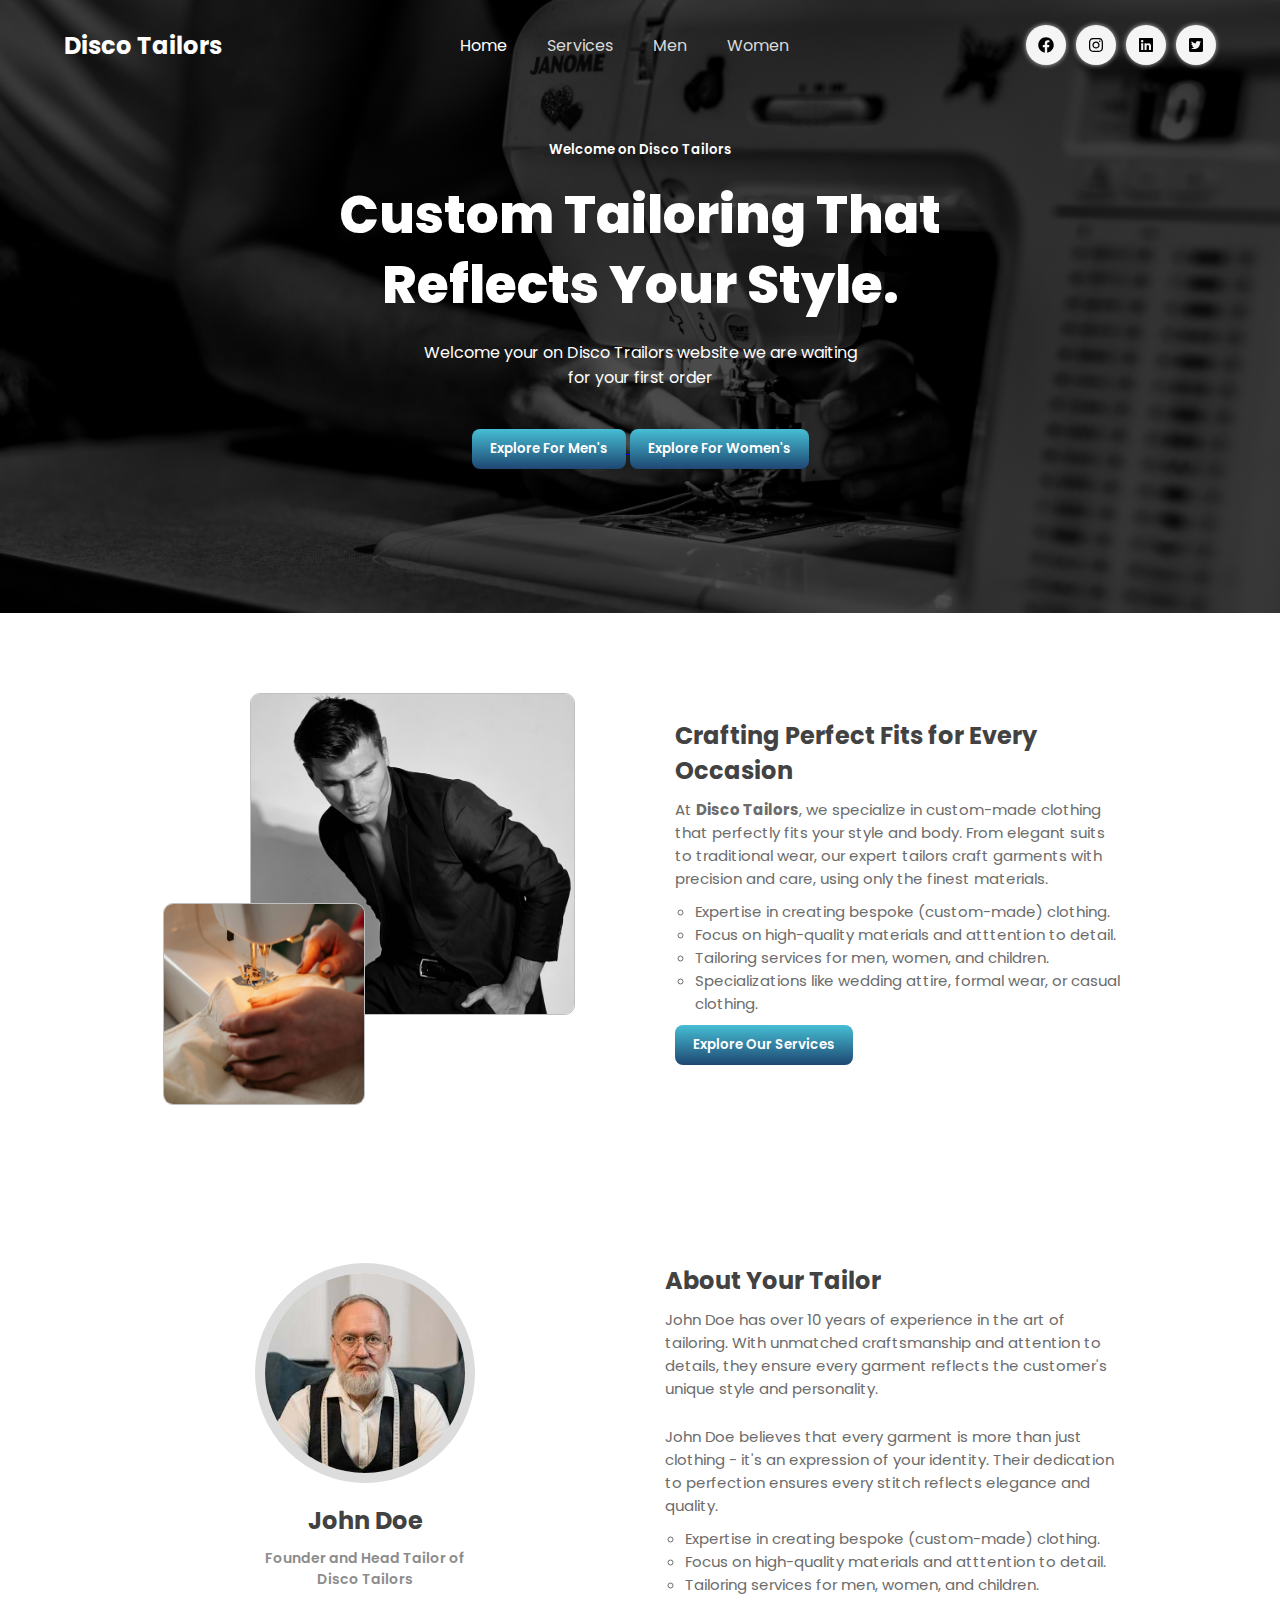
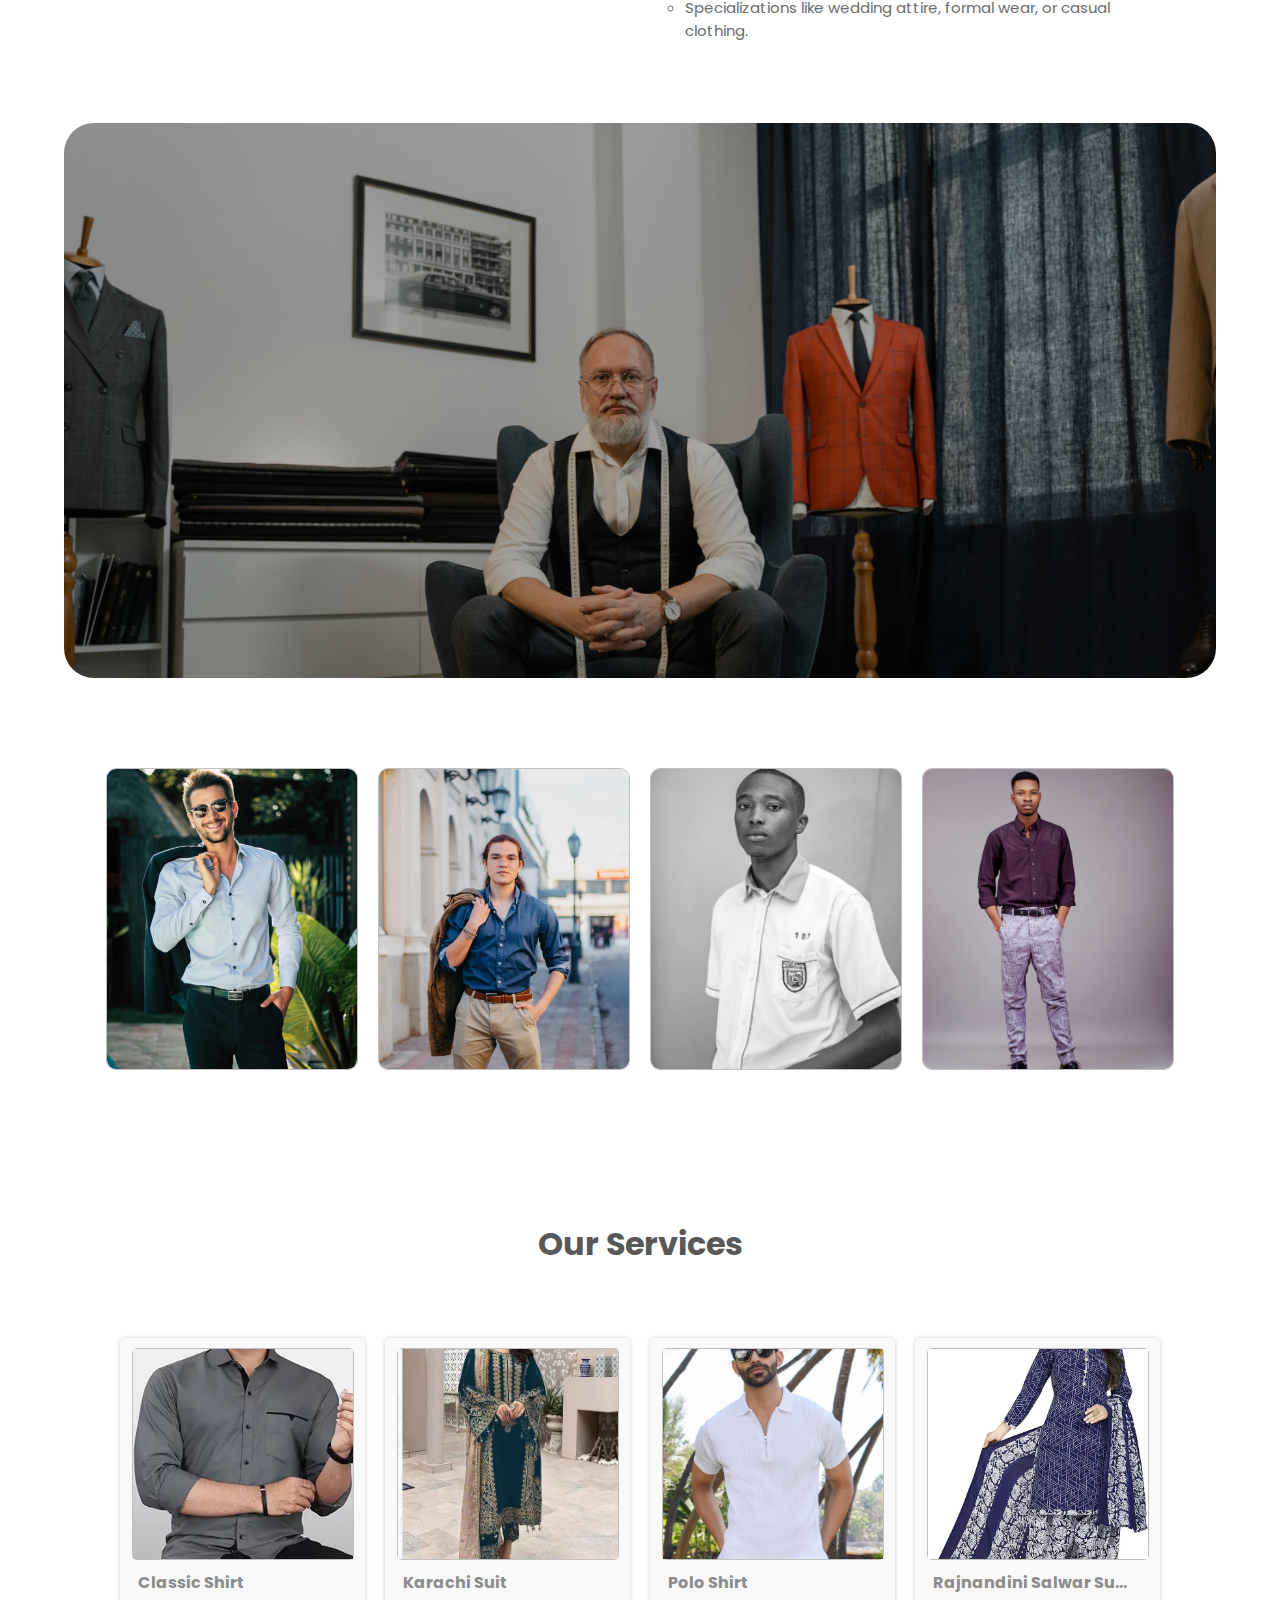
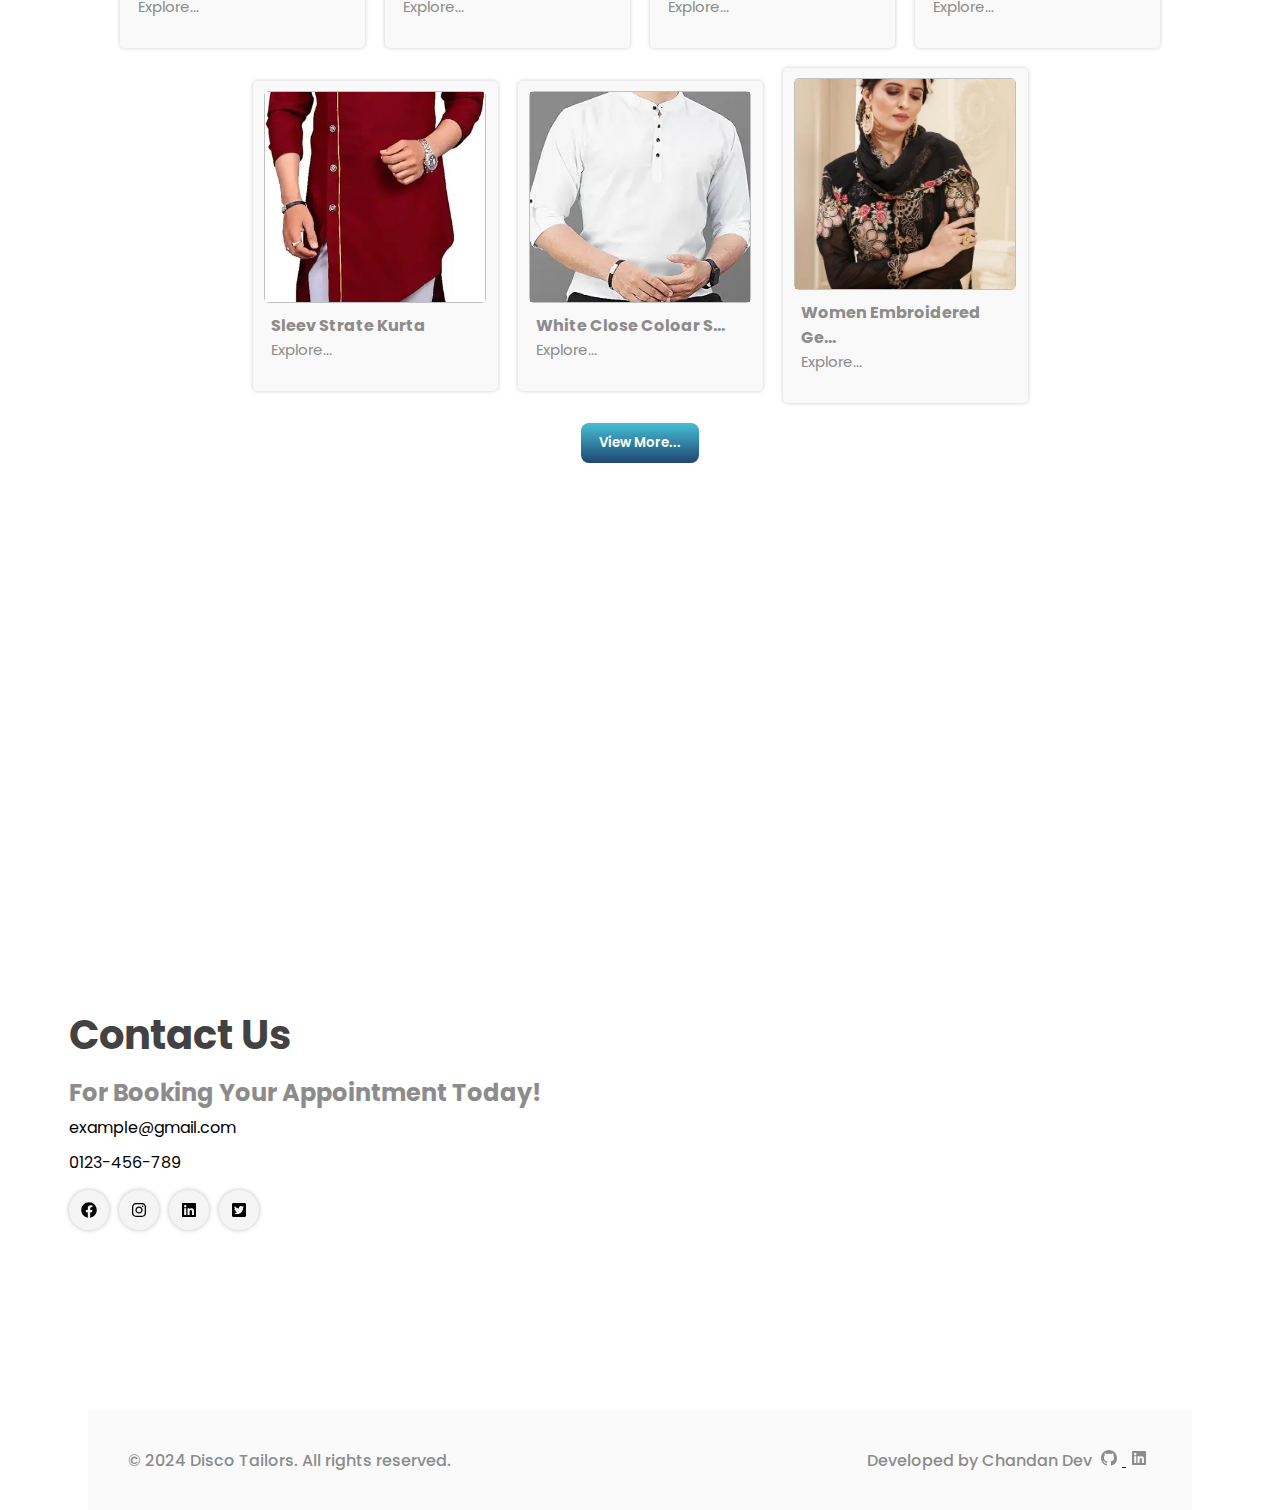
<file: index.html>
<!DOCTYPE html>
<html lang="en">

<head>
    <meta charset="UTF-8" />
    <meta name="viewport" content="width=device-width, initial-scale=1.0" />
    <title>Welcome to Disco Tailors - Custom Tailoring for Men and Women</title>
    <meta name="google-site-verification" content="MgtrdzS7FcVSLrC7cqOkoq_G-4zBT7hqQiyUymXqsaA" />
    <meta name="description"
        content="Discover premium custom tailoring services at Disco Tailors, Perfect fits, unique designs, and quality craftsmanship for men and women, Visit us today!">
    <link rel="stylesheet" href="style.css">
    <link rel="stylesheet" href="media.css">
    <link rel="stylesheet" href="utility.css">
</head>

<body>
    <section class="hero_section">
        <header class="flex-between">
            <h2>
                <a href="#">
                    Disco Tailors
                </a>
            </h2>
            <nav class="nav1">
                <ul class="flex-between">
                    <li><a class="active-nav" href="#">Home</a></li>
                    <li><a href="./pages/services.html">Services</a></li>
                    <li><a href="./pages/mens.html">Men</a></li>
                    <li><a href="./pages/womens.html">Women</a></li>
                </ul>
            </nav>
            <div class="hamburger">
                <svg xmlns="http://www.w3.org/2000/svg" width="25" height="25" fill="currentColor" class="bi bi-list"
                    viewBox="0 0 16 16">
                    <path fill-rule="evenodd"
                        d="M2.5 12a.5.5 0 0 1 .5-.5h10a.5.5 0 0 1 0 1H3a.5.5 0 0 1-.5-.5zm0-4a.5.5 0 0 1 .5-.5h10a.5.5 0 0 1 0 1H3a.5.5 0 0 1-.5-.5zm0-4a.5.5 0 0 1 .5-.5h10a.5.5 0 0 1 0 1H3a.5.5 0 0 1-.5-.5z" />
                </svg>
            </div>
            <nav class="navbar">
                <div class="close-button flex-center">
                    <svg xmlns="http://www.w3.org/2000/svg" width="16" height="16" viewBox="0 0 384 512">
                        <path
                            d="M342.6 150.6c12.5-12.5 12.5-32.8 0-45.3s-32.8-12.5-45.3 0L192 210.7 86.6 105.4c-12.5-12.5-32.8-12.5-45.3 0s-12.5 32.8 0 45.3L146.7 256 41.4 361.4c-12.5 12.5-12.5 32.8 0 45.3s32.8 12.5 45.3 0L192 301.3 297.4 406.6c12.5 12.5 32.8 12.5 45.3 0s12.5-32.8 0-45.3L237.3 256 342.6 150.6z" />
                    </svg>
                </div>
                <ul class="flex-center">
                    <a class="active-nav" href="#">
                        <li>Home</li>
                    </a>
                    <a href="./pages/services.html">
                        <li>Services</li>
                    </a>
                    <a href="./pages/mens.html">
                        <li>Men</li>
                    </a>
                    <a href="./pages/womens.html">
                        <li>Women</li>
                    </a>
                </ul>

                <div class="flex items-center social-icon-container">
                    <div class="social-iconBox flex-center">
                        <svg xmlns="http://www.w3.org/2000/svg" viewBox="0 0 512 512" width="16" height="16">
                            <path
                                d="M504 256C504 119 393 8 256 8S8 119 8 256c0 123.78 90.69 226.38 209.25 245V327.69h-63V256h63v-54.64c0-62.15 37-96.48 93.67-96.48 27.14 0 55.52 4.84 55.52 4.84v61h-31.28c-30.8 0-40.41 19.12-40.41 38.73V256h68.78l-11 71.69h-57.78V501C413.31 482.38 504 379.78 504 256z" />
                        </svg>
                    </div>
                    <div class="social-iconBox flex-center">
                        <svg xmlns="http://www.w3.org/2000/svg" viewBox="0 0 448 512" width="16" height="16">
                            <path
                                d="M224.1 141c-63.6 0-114.9 51.3-114.9 114.9s51.3 114.9 114.9 114.9S339 319.5 339 255.9 287.7 141 224.1 141zm0 189.6c-41.1 0-74.7-33.5-74.7-74.7s33.5-74.7 74.7-74.7 74.7 33.5 74.7 74.7-33.6 74.7-74.7 74.7zm146.4-194.3c0 14.9-12 26.8-26.8 26.8-14.9 0-26.8-12-26.8-26.8s12-26.8 26.8-26.8 26.8 12 26.8 26.8zm76.1 27.2c-1.7-35.9-9.9-67.7-36.2-93.9-26.2-26.2-58-34.4-93.9-36.2-37-2.1-147.9-2.1-184.9 0-35.8 1.7-67.6 9.9-93.9 36.1s-34.4 58-36.2 93.9c-2.1 37-2.1 147.9 0 184.9 1.7 35.9 9.9 67.7 36.2 93.9s58 34.4 93.9 36.2c37 2.1 147.9 2.1 184.9 0 35.9-1.7 67.7-9.9 93.9-36.2 26.2-26.2 34.4-58 36.2-93.9 2.1-37 2.1-147.8 0-184.8zM398.8 388c-7.8 19.6-22.9 34.7-42.6 42.6-29.5 11.7-99.5 9-132.1 9s-102.7 2.6-132.1-9c-19.6-7.8-34.7-22.9-42.6-42.6-11.7-29.5-9-99.5-9-132.1s-2.6-102.7 9-132.1c7.8-19.6 22.9-34.7 42.6-42.6 29.5-11.7 99.5-9 132.1-9s102.7-2.6 132.1 9c19.6 7.8 34.7 22.9 42.6 42.6 11.7 29.5 9 99.5 9 132.1s2.7 102.7-9 132.1z" />
                        </svg>
                    </div>
                    <div class="social-iconBox flex-center">
                        <svg xmlns="http://www.w3.org/2000/svg" viewBox="0 0 448 512" width="16" height="16">
                            <path
                                d="M416 32H31.9C14.3 32 0 46.5 0 64.3v383.4C0 465.5 14.3 480 31.9 480H416c17.6 0 32-14.5 32-32.3V64.3c0-17.8-14.4-32.3-32-32.3zM135.4 416H69V202.2h66.5V416zm-33.2-243c-21.3 0-38.5-17.3-38.5-38.5S80.9 96 102.2 96c21.2 0 38.5 17.3 38.5 38.5 0 21.3-17.2 38.5-38.5 38.5zm282.1 243h-66.4V312c0-24.8-.5-56.7-34.5-56.7-34.6 0-39.9 27-39.9 54.9V416h-66.4V202.2h63.7v29.2h.9c8.9-16.8 30.6-34.5 62.9-34.5 67.2 0 79.7 44.3 79.7 101.9V416z" />
                        </svg>
                    </div>
                    <div class="social-iconBox flex-center">
                        <svg xmlns="http://www.w3.org/2000/svg" viewBox="0 0 448 512" width="16" height="16">
                            <path
                                d="M400 32H48C21.5 32 0 53.5 0 80v352c0 26.5 21.5 48 48 48h352c26.5 0 48-21.5 48-48V80c0-26.5-21.5-48-48-48zm-48.9 158.8c.2 2.8.2 5.7.2 8.5 0 86.7-66 186.6-186.6 186.6-37.2 0-71.7-10.8-100.7-29.4 5.3.6 10.4.8 15.8.8 30.7 0 58.9-10.4 81.4-28-28.8-.6-53-19.5-61.3-45.5 10.1 1.5 19.2 1.5 29.6-1.2-30-6.1-52.5-32.5-52.5-64.4v-.8c8.7 4.9 18.9 7.9 29.6 8.3a65.447 65.447 0 0 1-29.2-54.6c0-12.2 3.2-23.4 8.9-33.1 32.3 39.8 80.8 65.8 135.2 68.6-9.3-44.5 24-80.6 64-80.6 18.9 0 35.9 7.9 47.9 20.7 14.8-2.8 29-8.3 41.6-15.8-4.9 15.2-15.2 28-28.8 36.1 13.2-1.4 26-5.1 37.8-10.2-8.9 13.1-20.1 24.7-32.9 34z" />
                        </svg>
                    </div>
                </div>
            </nav>


            <div class="flex items-center social-icon-container">
                <div class="social-iconBox flex-center">
                    <svg xmlns="http://www.w3.org/2000/svg" viewBox="0 0 512 512" width="16" height="16">
                        <path
                            d="M504 256C504 119 393 8 256 8S8 119 8 256c0 123.78 90.69 226.38 209.25 245V327.69h-63V256h63v-54.64c0-62.15 37-96.48 93.67-96.48 27.14 0 55.52 4.84 55.52 4.84v61h-31.28c-30.8 0-40.41 19.12-40.41 38.73V256h68.78l-11 71.69h-57.78V501C413.31 482.38 504 379.78 504 256z" />
                    </svg>
                </div>
                <div class="social-iconBox flex-center">
                    <svg xmlns="http://www.w3.org/2000/svg" viewBox="0 0 448 512" width="16" height="16">
                        <path
                            d="M224.1 141c-63.6 0-114.9 51.3-114.9 114.9s51.3 114.9 114.9 114.9S339 319.5 339 255.9 287.7 141 224.1 141zm0 189.6c-41.1 0-74.7-33.5-74.7-74.7s33.5-74.7 74.7-74.7 74.7 33.5 74.7 74.7-33.6 74.7-74.7 74.7zm146.4-194.3c0 14.9-12 26.8-26.8 26.8-14.9 0-26.8-12-26.8-26.8s12-26.8 26.8-26.8 26.8 12 26.8 26.8zm76.1 27.2c-1.7-35.9-9.9-67.7-36.2-93.9-26.2-26.2-58-34.4-93.9-36.2-37-2.1-147.9-2.1-184.9 0-35.8 1.7-67.6 9.9-93.9 36.1s-34.4 58-36.2 93.9c-2.1 37-2.1 147.9 0 184.9 1.7 35.9 9.9 67.7 36.2 93.9s58 34.4 93.9 36.2c37 2.1 147.9 2.1 184.9 0 35.9-1.7 67.7-9.9 93.9-36.2 26.2-26.2 34.4-58 36.2-93.9 2.1-37 2.1-147.8 0-184.8zM398.8 388c-7.8 19.6-22.9 34.7-42.6 42.6-29.5 11.7-99.5 9-132.1 9s-102.7 2.6-132.1-9c-19.6-7.8-34.7-22.9-42.6-42.6-11.7-29.5-9-99.5-9-132.1s-2.6-102.7 9-132.1c7.8-19.6 22.9-34.7 42.6-42.6 29.5-11.7 99.5-9 132.1-9s102.7-2.6 132.1 9c19.6 7.8 34.7 22.9 42.6 42.6 11.7 29.5 9 99.5 9 132.1s2.7 102.7-9 132.1z" />
                    </svg>
                </div>
                <div class="social-iconBox flex-center">
                    <svg xmlns="http://www.w3.org/2000/svg" viewBox="0 0 448 512" width="16" height="16">
                        <path
                            d="M416 32H31.9C14.3 32 0 46.5 0 64.3v383.4C0 465.5 14.3 480 31.9 480H416c17.6 0 32-14.5 32-32.3V64.3c0-17.8-14.4-32.3-32-32.3zM135.4 416H69V202.2h66.5V416zm-33.2-243c-21.3 0-38.5-17.3-38.5-38.5S80.9 96 102.2 96c21.2 0 38.5 17.3 38.5 38.5 0 21.3-17.2 38.5-38.5 38.5zm282.1 243h-66.4V312c0-24.8-.5-56.7-34.5-56.7-34.6 0-39.9 27-39.9 54.9V416h-66.4V202.2h63.7v29.2h.9c8.9-16.8 30.6-34.5 62.9-34.5 67.2 0 79.7 44.3 79.7 101.9V416z" />
                    </svg>
                </div>
                <div class="social-iconBox flex-center">
                    <svg xmlns="http://www.w3.org/2000/svg" viewBox="0 0 448 512" width="16" height="16">
                        <path
                            d="M400 32H48C21.5 32 0 53.5 0 80v352c0 26.5 21.5 48 48 48h352c26.5 0 48-21.5 48-48V80c0-26.5-21.5-48-48-48zm-48.9 158.8c.2 2.8.2 5.7.2 8.5 0 86.7-66 186.6-186.6 186.6-37.2 0-71.7-10.8-100.7-29.4 5.3.6 10.4.8 15.8.8 30.7 0 58.9-10.4 81.4-28-28.8-.6-53-19.5-61.3-45.5 10.1 1.5 19.2 1.5 29.6-1.2-30-6.1-52.5-32.5-52.5-64.4v-.8c8.7 4.9 18.9 7.9 29.6 8.3a65.447 65.447 0 0 1-29.2-54.6c0-12.2 3.2-23.4 8.9-33.1 32.3 39.8 80.8 65.8 135.2 68.6-9.3-44.5 24-80.6 64-80.6 18.9 0 35.9 7.9 47.9 20.7 14.8-2.8 29-8.3 41.6-15.8-4.9 15.2-15.2 28-28.8 36.1 13.2-1.4 26-5.1 37.8-10.2-8.9 13.1-20.1 24.7-32.9 34z" />
                    </svg>
                </div>
            </div>
        </header>
        <div class="hero_section_area text-center">
            <h5>Welcome on Disco Tailors</h5>
            <h1>Custom Tailoring That<br class="first-br"> Reflects Your Style.</h1>
            <p>Welcome your on Disco Trailors website we are waiting
                <br> for your first order
            </p>
            <div class="button-box">
                <a href="./pages/mens.html">
                    <button class="btn">Explore For Men&apos;s</button>
                </a>
                <a href="./pages/womens.html">
                    <button class="btn">Explore For Women's</button>
                </a>
            </div>
        </div>
    </section>

    <main>
        <section class="container intro_section mx-auto flex-center">
            <div class="intro-image_section">
                <div class="large-image">
                    <img src="./images/large-box.jpg" alt="Image">
                </div>
                <div class="small-image">
                    <img src="./images/small-box.jpg" alt="Chandan Dev">
                </div>
            </div>
            <div class="intro-content_section">
                <h2>Crafting Perfect Fits for Every Occasion</h2>
                <p>At <b>Disco Tailors</b>, we specialize in custom-made clothing that perfectly fits your style and
                    body. From elegant suits to traditional wear, our expert tailors craft garments with precision and
                    care, using only the finest materials. </p>
                <ul>
                    <li>Expertise in creating bespoke (custom-made) clothing.</li>
                    <li>Focus on high-quality materials and atttention to detail.</li>
                    <li>Tailoring services for men, women, and children.</li>
                    <li>Specializations like wedding attire, formal wear, or casual clothing.</li>
                </ul>
                <a href="./pages/services.html">
                    <button class="btn">Explore Our Services</button>
                </a>
            </div>

        </section>

        <section class="container about_section intro_section mx-auto flex-center">
            <div class="intro-image_section contact-image_section ">
                <div class="founder-section flex">
                    <img src="./images/head-tailor.jpg" alt="">
                    <h2>John Doe</h2>
                    <p class="text-center">Founder and Head Tailor of<br> Disco Tailors</p>
                </div>

            </div>
            <div class="intro-content_section">
                <h2>About Your Tailor</h2>
                <p>John Doe has over 10 years of experience in the art of tailoring. With unmatched craftsmanship and
                    attention to details, they ensure every garment reflects the customer's unique style and
                    personality.</p><br>
                <p>John Doe believes that every garment is more than just clothing - it's an expression of your
                    identity. Their dedication to perfection ensures every stitch reflects elegance and quality.</p>
                <ul>
                    <li>Expertise in creating bespoke (custom-made) clothing.</li>
                    <li>Focus on high-quality materials and atttention to detail.</li>
                    <li>Tailoring services for men, women, and children.</li>
                    <li>Specializations like wedding attire, formal wear, or casual clothing.</li>
                </ul>
            </div>
        </section>


        <section class="container rounded-section"></section>

        <section class="container models-section flex-center">
            <div class="model-box">
                <img src="./images/model-2.jpg" alt="model-1">
                <div class="model-box-content">
                    <!-- <h3>Formal Shirt</h3>
                    <p>This description is for formal shirt</p> -->
                </div>
            </div>
            <div class="model-box">
                <img src="./images/model-3.jpg" alt="model-2">
                <div class="model-box-content"></div>
            </div>
            <div class="model-box">
                <img src="./images/model-4.jpg" alt="model-3">
                <div class="model-box-content"></div>
            </div>
            <div class="model-box">
                <img src="./images/model-5.jpg" alt="model-4">
                <div class="model-box-content"></div>
            </div>
        </section>

        <section class="container services_section mx-auto">
            <h2 class="text-center">Our Services</h2>
            <div class="flex services_container items-center flex-center" id="home_service_container">
                <!-- <div class="service-box">
                    <div class="service-box-image mx-auto">
                        <img src="./images/mens/KOW-MAR-R-0126-M_3_3000x.jpg" alt="image">
                    </div>
                    <div class="service-box-content">
                        <h2>White Polo Shirt</h2>
                        <p>Explore...</p>
                    </div>
                </div> -->

            </div>
            <center>
                <a href="./pages/services.html"><button class="btn">View More...</button></a>
            </center>
        </section>



        <section class="container contact_section">
            <!-- <div class="map-box"> -->
            <iframe class="map-box"
                src="https://www.google.com/maps/embed?pb=!1m18!1m12!1m3!1d224.94857915428722!2d82.14379094445597!3d25.56576854186084!2m3!1f0!2f0!3f0!3m2!1i1024!2i768!4f13.1!3m3!1m2!1s0x399aa99dd53c4143%3A0xe01cebf87c8f916b!2sBhogwara%20Shiv%20Tempal!5e0!3m2!1sen!2sin!4v1732615645358!5m2!1sen!2sin"
                width="600" height="450" style="border:0;" allowfullscreen="" loading="lazy"
                referrerpolicy="no-referrer-when-downgrade"></iframe>
            <!-- </div> -->
            <div class="contact-details">
                <h1>Contact Us</h1>
                <h2>For Booking Your Appointment Today!</h2>
                <div>
                    <p>example@gmail.com</p>
                    <p>0123-456-789</p>
                    <div class="flex items-center social-icon-container">
                        <div class="social-iconBox flex-center">
                            <svg xmlns="http://www.w3.org/2000/svg" viewBox="0 0 512 512" width="16" height="16">
                                <path
                                    d="M504 256C504 119 393 8 256 8S8 119 8 256c0 123.78 90.69 226.38 209.25 245V327.69h-63V256h63v-54.64c0-62.15 37-96.48 93.67-96.48 27.14 0 55.52 4.84 55.52 4.84v61h-31.28c-30.8 0-40.41 19.12-40.41 38.73V256h68.78l-11 71.69h-57.78V501C413.31 482.38 504 379.78 504 256z" />
                            </svg>
                        </div>
                        <div class="social-iconBox flex-center">
                            <svg xmlns="http://www.w3.org/2000/svg" viewBox="0 0 448 512" width="16" height="16">
                                <path
                                    d="M224.1 141c-63.6 0-114.9 51.3-114.9 114.9s51.3 114.9 114.9 114.9S339 319.5 339 255.9 287.7 141 224.1 141zm0 189.6c-41.1 0-74.7-33.5-74.7-74.7s33.5-74.7 74.7-74.7 74.7 33.5 74.7 74.7-33.6 74.7-74.7 74.7zm146.4-194.3c0 14.9-12 26.8-26.8 26.8-14.9 0-26.8-12-26.8-26.8s12-26.8 26.8-26.8 26.8 12 26.8 26.8zm76.1 27.2c-1.7-35.9-9.9-67.7-36.2-93.9-26.2-26.2-58-34.4-93.9-36.2-37-2.1-147.9-2.1-184.9 0-35.8 1.7-67.6 9.9-93.9 36.1s-34.4 58-36.2 93.9c-2.1 37-2.1 147.9 0 184.9 1.7 35.9 9.9 67.7 36.2 93.9s58 34.4 93.9 36.2c37 2.1 147.9 2.1 184.9 0 35.9-1.7 67.7-9.9 93.9-36.2 26.2-26.2 34.4-58 36.2-93.9 2.1-37 2.1-147.8 0-184.8zM398.8 388c-7.8 19.6-22.9 34.7-42.6 42.6-29.5 11.7-99.5 9-132.1 9s-102.7 2.6-132.1-9c-19.6-7.8-34.7-22.9-42.6-42.6-11.7-29.5-9-99.5-9-132.1s-2.6-102.7 9-132.1c7.8-19.6 22.9-34.7 42.6-42.6 29.5-11.7 99.5-9 132.1-9s102.7-2.6 132.1 9c19.6 7.8 34.7 22.9 42.6 42.6 11.7 29.5 9 99.5 9 132.1s2.7 102.7-9 132.1z" />
                            </svg>
                        </div>
                        <div class="social-iconBox flex-center">
                            <svg xmlns="http://www.w3.org/2000/svg" viewBox="0 0 448 512" width="16" height="16">
                                <path
                                    d="M416 32H31.9C14.3 32 0 46.5 0 64.3v383.4C0 465.5 14.3 480 31.9 480H416c17.6 0 32-14.5 32-32.3V64.3c0-17.8-14.4-32.3-32-32.3zM135.4 416H69V202.2h66.5V416zm-33.2-243c-21.3 0-38.5-17.3-38.5-38.5S80.9 96 102.2 96c21.2 0 38.5 17.3 38.5 38.5 0 21.3-17.2 38.5-38.5 38.5zm282.1 243h-66.4V312c0-24.8-.5-56.7-34.5-56.7-34.6 0-39.9 27-39.9 54.9V416h-66.4V202.2h63.7v29.2h.9c8.9-16.8 30.6-34.5 62.9-34.5 67.2 0 79.7 44.3 79.7 101.9V416z" />
                            </svg>
                        </div>
                        <div class="social-iconBox flex-center">
                            <svg xmlns="http://www.w3.org/2000/svg" viewBox="0 0 448 512" width="16" height="16">
                                <path
                                    d="M400 32H48C21.5 32 0 53.5 0 80v352c0 26.5 21.5 48 48 48h352c26.5 0 48-21.5 48-48V80c0-26.5-21.5-48-48-48zm-48.9 158.8c.2 2.8.2 5.7.2 8.5 0 86.7-66 186.6-186.6 186.6-37.2 0-71.7-10.8-100.7-29.4 5.3.6 10.4.8 15.8.8 30.7 0 58.9-10.4 81.4-28-28.8-.6-53-19.5-61.3-45.5 10.1 1.5 19.2 1.5 29.6-1.2-30-6.1-52.5-32.5-52.5-64.4v-.8c8.7 4.9 18.9 7.9 29.6 8.3a65.447 65.447 0 0 1-29.2-54.6c0-12.2 3.2-23.4 8.9-33.1 32.3 39.8 80.8 65.8 135.2 68.6-9.3-44.5 24-80.6 64-80.6 18.9 0 35.9 7.9 47.9 20.7 14.8-2.8 29-8.3 41.6-15.8-4.9 15.2-15.2 28-28.8 36.1 13.2-1.4 26-5.1 37.8-10.2-8.9 13.1-20.1 24.7-32.9 34z" />
                            </svg>
                        </div>
                    </div>
                </div>
            </div>
        </section>



    </main>

    <footer class="mx-auto flex-between">
        <p>&copy; 2024 Disco Tailors. All rights reserved.</p>
        <p>Developed by Chandan Dev
            <a href="https://github.com/Developer-Chandan-Dev">
                <svg xmlns="http://www.w3.org/2000/svg" width="16" height="16" fill="currentColor" class="bi bi-github"
                    viewBox="0 0 16 16">
                    <path
                        d="M8 0C3.58 0 0 3.58 0 8c0 3.54 2.29 6.53 5.47 7.59.4.07.55-.17.55-.38 0-.19-.01-.82-.01-1.49-2.01.37-2.53-.49-2.69-.94-.09-.23-.48-.94-.82-1.13-.28-.15-.68-.52-.01-.53.63-.01 1.08.58 1.23.82.72 1.21 1.87.87 2.33.66.07-.52.28-.87.51-1.07-1.78-.2-3.64-.89-3.64-3.95 0-.87.31-1.59.82-2.15-.08-.2-.36-1.02.08-2.12 0 0 .67-.21 2.2.82.64-.18 1.32-.27 2-.27.68 0 1.36.09 2 .27 1.53-1.04 2.2-.82 2.2-.82.44 1.1.16 1.92.08 2.12.51.56.82 1.27.82 2.15 0 3.07-1.87 3.75-3.65 3.95.29.25.54.73.54 1.48 0 1.07-.01 1.93-.01 2.2 0 .21.15.46.55.38A8.012 8.012 0 0 0 16 8c0-4.42-3.58-8-8-8z" />
                </svg>
            </a>
            <a
                href="https://www.linkedin.com/in/chandan-dev-52b447236?utm_source=share&utm_campaign=share_via&utm_content=profile&utm_medium=android_app">
                <svg xmlns="http://www.w3.org/2000/svg" viewBox="0 0 448 512" width="16" height="16"
                    fill="currentColor">
                    <path
                        d="M416 32H31.9C14.3 32 0 46.5 0 64.3v383.4C0 465.5 14.3 480 31.9 480H416c17.6 0 32-14.5 32-32.3V64.3c0-17.8-14.4-32.3-32-32.3zM135.4 416H69V202.2h66.5V416zm-33.2-243c-21.3 0-38.5-17.3-38.5-38.5S80.9 96 102.2 96c21.2 0 38.5 17.3 38.5 38.5 0 21.3-17.2 38.5-38.5 38.5zm282.1 243h-66.4V312c0-24.8-.5-56.7-34.5-56.7-34.6 0-39.9 27-39.9 54.9V416h-66.4V202.2h63.7v29.2h.9c8.9-16.8 30.6-34.5 62.9-34.5 67.2 0 79.7 44.3 79.7 101.9V416z" />
                </svg>
            </a>
        </p>
    </footer>

    <script src="./js/conf.js"></script>

    <script src="./script.js"></script>
</body>

</html>
</file>
<file: style.css>
@import url("https://fonts.googleapis.com/css2?family=Poppins:wght@300;400;500;600;700&display=swap");

* {
  padding: 0;
  margin: 0;
  font-family: "Poppins", sans-serif;
}

:root {
  --color-0: #fff;
  --color-1: #424242;
  --color-2: #8c8c8c;
  --color-3: #6b6b6b;
  --color-4: #222;
}

body {
  width: 100%;
}

/* Hero Section */

.hero_section {
  background: linear-gradient(rgba(0, 0, 0, 0.7), rgba(0, 0, 0, 0.7)),
    url("./images/banner.jpg");
  width: 100%;
  background-size: cover;
  background-repeat: no-repeat;
  background-position: center;
  position: relative;
}

.services_banner {
  background: linear-gradient(rgba(0, 0, 0, 0.7), rgba(0, 0, 0, 0.7)),
    url("./images/services-banner.jpg");
  background-size: cover;
  background-repeat: no-repeat;
  background-position: center;
}

.mens_banner {
  background: linear-gradient(rgba(0, 0, 0, 0.7), rgba(0, 0, 0, 0.7)),
    url("./images/mens-banner.jpg");
  background-size: cover;
  background-repeat: no-repeat;
  background-position: center;
}

.womens_banner {
  background: linear-gradient(rgba(0, 0, 0, 0.7), rgba(0, 0, 0, 0.7)),
    url("./images/womens-banner.jpg");
  background-size: cover;
  background-repeat: no-repeat;
  background-position: center;
}

/* .hero_section::before {
  content: "";
  position: absolute;
  top: 0;
  left: 0;
  width: 100%;
  height: 100%;
  background-color: rgba(0, 0, 0, 0.5); 
  z-index: 1;
} */
/* Dark overlay with 50% opacity */

/* Header start here */

header {
  width: 90%;
  height: 80px;
  margin: auto;
  color: white;
  padding: 5px;
}

header h2 a {
  text-decoration: none;
  color: white;
}

header nav ul li {
  list-style: none;
}

.hamburger {
  display: none;
  cursor: pointer;
}
.hamburger svg {
  opacity: 0.5;
  transition: opacity 0.3s ease;
}

.hamburger:hover svg {
  opacity: 1;
}

.navbar {
  width: 240px;
  height: 300px;
  border: 1px solid silver;
  background-color: white;
  box-shadow: 0 0 20px gray;
  position: absolute;
  right: 10px;
  top: 30px;
  border-radius: 10px;
  display: none;
  z-index: 10;
}

.navbar .close-button {
  width: 30px;
  height: 30px;
  border-radius: 50%;
  background-color: whitesmoke;
  box-shadow: 0 0 10px gray;
  position: absolute;
  right: -10px;
  top: -20px;
  cursor: pointer;
  transition: color 0.3s ease;
  overflow: hidden;
}

.navbar .close-button:hover {
  background-color: white;
}

.navbar ul {
  flex-direction: column;
  width: 100%;
}

.navbar ul li {
  padding: 15px 0;
  width: 100%;
  border-bottom: 1px solid silver;
}

.navbar ul a {
  color: var(--color-1);
  width: 230px;
  text-decoration: none;
  padding-left: 10px;
}
.navbar ul a:hover {
  color: var(--color-0);
  background: #235e95;
}

.navbar .social-icon-container {
  padding-left: 10px;
}
header nav ul li a {
  margin: 0px 20px;
  color: #d9d9d9;
  transition: all ease 0.3s;
  cursor: pointer;
  text-decoration: none;
}

header nav ul li a:hover {
  color: white;
}

.active-nav {
  color: white;
}
/* Header end here */

.hero_section_area {
  width: 90%;
  margin: auto;
  /* height: 450px; */
  /* background-color: crimson; */
  color: white;
  padding: 50px 0px 120px 0;
}

.hero_section_area h5 {
  font-weight: 600;
}

.hero_section_area h1 {
  font-weight: 800;
  font-size: 52px;
  padding: 20px 0 20px 0px;
  line-height: 70px;
}
.hero_section_area p {
  padding: 0px 0 15px 0;
}

/* Hero Section { End } */

/* Main start here */
main {
  padding: 20px 0;
}
.intro_section {
  flex-wrap: wrap;
  gap: 100px;
  padding: 60px 0;
  /* background-color: crimson; */
}

.intro-image_section {
  position: relative;
  width: 420px;
  height: 430px;
}
.contact-image_section {
  width: auto !important;
  height: auto !important;
}
.intro-image_section .large-image {
  width: 323px;
  height: 320px;
  border-radius: 10px;
  border: 1px solid silver;
  position: absolute;
  right: 0;
  top: 0;
  overflow: hidden;
}
.intro-image_section .large-image img {
  width: 100%;
  height: 100%;
  object-fit: cover;
}
.intro-image_section .founder-section {
  width: 400px;
  height: 400px;
  flex-direction: column;
  justify-content: start;
  padding-top: 20px;
  align-items: center;
}

.intro-image_section .founder-section img {
  width: 200px;
  height: 200px;
  border-radius: 50%;
  border: 10px solid gainsboro;
  overflow: hidden;
}
.intro-image_section .founder-section h2 {
  padding-top: 20px;
  color: var(--color-1);
}
.intro-image_section .founder-section p {
  font-size: 14px;
  font-weight: 600;
  padding-top: 10px;
  color: var(--color-2);
}

.intro-image_section .small-image {
  width: 200px;
  height: 200px;
  border-radius: 10px;
  border: 1px solid silver;
  position: absolute;
  right: 210px;
  top: 210px;
  overflow: hidden;
}

.intro-image_section .small-image img {
  width: 100%;
  height: 100%;
}

.intro-content_section {
  width: 450px;
  height: 400px;
}

.intro-content_section h2 {
  padding: 10px 0;
  color: var(--color-1);
}
.intro-content_section p {
  font-size: 15px;
  color: var(--color-3);
}
.intro-content_section ul {
  margin-top: 10px;
}
.intro-content_section ul li {
  list-style-type: circle;
  margin-left: 20px;
  font-size: 15px;
  color: var(--color-3);
  /* text-align: left; */
}
.intro-content_section button {
  margin-top: 10px;
}

/* Rounded Section */
.rounded-section {
  width: 100%;
  height: 555px;
  /* background: url("./images/work-banner.jpg"); */
  background: linear-gradient(rgba(0, 0, 0, 0.3), rgba(0, 0, 0, 0.3)),
    url("./images/work-banner.jpg");
  background-repeat: no-repeat;
  background-size: cover;
  border-radius: 30px;
}

/* Models section start */
.models-section {
  padding: 40px 10px;
  margin: 50px auto !important;
  gap: 20px;
  flex-wrap: wrap;
}
.model-box {
  width: 250px;
  height: 300px;
  border-radius: 10px;
  border: 1px solid silver;
  overflow: hidden;
  position: relative;
}
.model-box .model-box-content {
  content: "";
  width: 100%;
  height: 0;
  position: absolute;
  display: block;
  color: var(--color-0);
  background: linear-gradient(rgba(0, 0, 0, 0.6), #235e95);
  bottom: 0;
  left: 0;
  overflow: hidden;
  transition: height 0.5s;
  display: flex;
  justify-content: center;
  align-items: center;
  flex-direction: column;
  text-align: center;
}
.model-box .model-box-content p {
  padding: 10px 20px;
  font-size: 14px;
}

.model-box:hover .model-box-content {
  height: 300px;
}

.model-box img {
  width: 100%;
  height: 100%;
  object-fit: cover;
}
/* Models section end */

/* Services section start */
.services_section {
  margin-top: 70px !important;
  margin-bottom: 50px !important;
  width: 90%;
  height: auto;
  padding: 20px 10px;
}

.services_section h2 {
  padding: 20px 0 70px 0;
  font-size: 32px;
  color: #585858;
}

.services_section .services_container {
  gap: 20px;
  flex-wrap: wrap;
  padding-bottom: 20px;
}

.service-box {
  width: 245px;
  background-color: #f3f3f37a;
  box-shadow: 0 0 4px rgb(204, 204, 204);
  border-radius: 5px;
  transition: all ease 0.3s;
}
.service-box:hover {
  transform: translateY(-5px);
}

.service-box .service-box-image {
  width: 220px;
  margin-top: 10px;
  margin-bottom: 10px;
  height: 210px;
  border: 1px solid silver;
  border-radius: 5px;
}
.service-box .service-box-image img {
  width: 100%;
  height: 100%;
  object-fit: cover;
}

.service-box-content {
  padding-bottom: 30px;
}
.service-box-content a {
  text-decoration: none;
}

.service-box-content h2 {
  padding: 0 16px !important;
  padding-left: 18px !important;
  color: #8c8c8c;
  font-size: 16px;
}
.service-box-content p {
  padding: 0 16px !important;
  padding-left: 18px !important;
  color: #8c8c8c;
  font-size: 15px;
}

.category-line {
  padding: 20px 0;
  color: #555;
  width: 90%;
  margin: auto;
  margin-top: 20px;
  margin-bottom: 20px;
}
.box-2 {
  width: 30px;
  height: 30px;
  border: 5px solid gainsboro;
  border-radius: 50%;
}

/* Services section end */

/* About Section start */

/* About Section end */

/* Contact Section start */
.contact_section {
  height: auto;
  /* background-color: cadetblue; */
  margin-top: 50px !important;
  gap: 40px;
  flex-wrap: wrap;
}

.map-box {
  width: 100%;
  height: 450px;
  border: 1px solid silver;
}
.contact-details {
  width: 100%;
  padding: 5px;
  height: 390px;
}
.contact-details h1 {
  padding: 10px 0;
  font-size: 40px;
  color: var(--color-1);
}
.contact-details h2 {
  color: var(--color-2);
}

.contact-details p {
  padding: 5px 0;
}

.social-icon-container {
  gap: 10px;
  padding: 10px 0;
}

.social-iconBox {
  width: 40px;
  height: 40px;
  border-radius: 50%;
  background: whitesmoke;
  cursor: pointer;
  box-shadow: 0 0 5px silver;
  transition: all ease 0.3s;
}

.social-iconBox:hover {
  background-color: #235e95;
}

.social-iconBox:hover svg {
  fill: white;
}

/* Contact Section end */

/* Main end here */

/* Footer start  */

footer {
  width: 80%;
  height: 100px;
  background: #fafafa;
  padding: 0px 40px;
  flex-wrap: wrap;
}
footer p {
  font-weight: 500;
  color: var(--color-2);
}

footer p svg {
  margin: 0 5px;
  fill: var(--color-2);
}
/* Footer  end*/

/* Details Page */
.details-container {
  height: auto;
  padding: 20px;
  flex-wrap: wrap;
}

.slider {
  width: 500px;
  padding: 10px;
  height: auto;
  background-color: #f5f5f57a;
  box-shadow: 0 0 4px #cccccc;
  border: 1px solid silver;
  border-radius: 10px;
  position: relative;
}

.slider .mainImage {
  height: 100%;
  margin: 0px auto;

  border-radius: 10px;
  overflow: hidden;
}

.navigation-button {
  width: 50px;
  height: 50px;
  border-radius: 50%;
  display: block;
  border: 2px solid silver;
  box-shadow: 0 0 5px silver;
  position: absolute;
  cursor: pointer;
  opacity: 0.5;
  transition: opacity 0.3s ease;
  bottom: 150px;
}

.navigation-button:hover {
  opacity: 1;
}
.navigation-button svg {
  width: 30px;
  height: 30px;
  fill: gray;
}

.navigation-button.prev {
  left: 80px;
}
.navigation-button.next {
  right: 80px;
}

.display-images {
  width: 480px;
  height: 450px;
  margin: 0px auto;
  border: 1px solid silver;
  border-radius: 10px;
}
.display-images img {
  width: 100%;
  height: 100%;
  object-fit: cover;
}

.slider .main-image-container {
  width: 100%;
  height: 550px;
  position: static;
  background-color: white;
  display: flex;
  justify-content: center;
  align-items: center;
  border-radius: 10px;
  border: 1px solid silver;
}
.slider .thumbnail-container {
  width: 100%;
  height: 100px;
  gap: 10px;
  overflow: auto;
}

.slider .thumbnail-container .thumbnail {
  width: 70px;
  height: 70px;
  border: 2px solid transparent;
  cursor: pointer;
  border-radius: 5px;
  overflow: hidden;
  transition: border 0.3s ease;
}
.slider .thumbnail-container .thumbnail.active {
  border: 2px solid #4d4d4d;
}

.slider .thumbnail-container .thumbnail:hover {
  border: 2px solid #4d4d4d;
}
.slider .thumbnail-container .thumbnail img {
  width: 100%;
  height: 100%;
  object-fit: cover;
}
.contentBox {
  padding: 10px 10px 10px 50px;
}
</file>
<file: media.css>
@media (max-width: 1095px) {
  .intro-content_section {
    text-align: center;
    width: 600px;
    height: auto;
    padding-bottom: 50px;
  }
  .intro-image_section .founder-section {
    height: auto;
  }
  .intro_section {
    gap: 50px;
  }
}

/* Details page css */
@media (max-width: 1030px) {
  .slider {
    width: 450px;
  }
}
@media (max-width: 965px) {
  .slider {
    width: 430px;
  }
  .slider .main-image-container {
    height: 500px;
  }

  .contentBox {
    padding: 10px 10px 10px 20px;
  }
  .rounded-section {
    height: 500px;
  }
}

@media (max-width: 913px) {
  .slider {
    width: 500px;
  }
  .slider .main-image-container {
    height: 550px;
  }
}

@media (max-width: 860px) {
  .nav1 {
    display: none;
  }
  .hamburger {
    display: block;
  }
  header .social-icon-container {
    display: none;
  }
  .navbar {
    /* display: block; */
  }
  .navbar .social-icon-container {
    display: flex;
  }
  .map-box {
    height: 400px;
  }
  .rounded-section {
    height: 480px;
    background-position: bottom;
  }
}

@media (max-width: 700px) {
  .map-box {
    height: 380px;
  }
  .intro-content_section {
    width: 100%;
  }
  footer {
    padding: 0px 20px;
    font-size: 14px;
  }
  .rounded-section {
    height: 450px;
  }
  .first-br {
    display: none;
  }
}
@media (max-width: 600px) {
  .map-box {
    height: 340px;
  }
  .hero_section_area {
    padding: 50px 0 90px 0;
  }
  .hero_section_area h1 {
    font-size: 40px;
    line-height: 48px;
  }
  .rounded-section {
    height: 400px;
  }
}
@media (max-width: 590px) {
  .service-box {
    width: 200px;
  }
  .service-box .service-box-image {
    width: 180px;
    height: 170px;
  }
  .service-box-content h2 {
    font-size: 14px;
  }
  .service-box-content p {
    font-size: 12px;
  }
  .slider {
    width: 400px;
  }
  .slider .main-image-container {
    height: 450px;
  }
  .slider .thumbnail-container .thumbnail {
    width: 55px;
    height: 55px;
  }
  .navigation-button {
    width: 40px;
    height: 40px;
  }
  .navigation-button.next {
    right: 80px;
  }
  .navigation-button.prev {
    left: 80px;
  }
}

@media (max-width: 500px) {
  .map-box {
    height: 300px;
  }
  .intro-image_section {
    width: 380px;
    height: 390px;
  }
  .intro-image_section .large-image {
    width: 283px;
    height: 280px;
  }
  .intro-image_section .small-image {
    width: 160px;
    height: 160px;
    right: 190px;
    top: 200px;
  }
  .hero_section_area h1 {
    font-size: 35px;
    padding: 10px 0 10px 0px;
    line-height: 44px;
  }
  .rounded-section {
    height: 370px;
  }
}
@media (max-width: 490px) {
  .service-box {
    width: 150px;
  }
  .service-box .service-box-image {
    width: 135px;
    height: 130px;
    margin-top: 5px;
  }
  .service-box-content {
    padding-bottom: 20px;
  }
  .service-box-content h2 {
    font-size: 14px;
    padding-left: 8px !important;
    padding-right: 8px !important;
    word-break: break-all;
  }
  .service-box-content p {
    font-size: 12px;
    padding-left: 8px !important;
    padding-right: 8px !important;
  }
  .slider {
    width: 330px;
  }
  .slider .main-image-container {
    height: 330px;
  }
  .slider .thumbnail-container .thumbnail {
    width: 50px;
    height: 50px;
  }
  .navigation-button.next {
    right: 20px;
  }
  .navigation-button.prev {
    left: 20px;
  }
  .details-container {
    padding: 5px;
  }
}

@media (max-width: 440px) {
  .hero_section_area h1 {
    font-size: 30px;
    line-height: 40px;
  }
  .hero_section_area {
    padding: 40px 0 60px 0;
  }

  .intro-image_section {
    width: 320px;
    height: 330px;
  }
  .intro-image_section .large-image {
    width: 233px;
    height: 232px;
  }
  .intro-image_section .small-image {
    width: 120px;
    height: 120px;
    right: 160px;
    top: 160px;
  }
  .container {
    width: 95%;
  }
  .intro-image_section .founder-section {
    width: auto;
  }
  .rounded-section {
    height: 340px;
  }
}

@media (max-width: 400px) {
  .slider {
    width: 280px;
  }
  .slider .main-image-container {
    height: 280px;
  }
  .navigation-button {
    width: 35px;
    height: 35px;
  }
  .navigation-button svg {
    width: 20px;
    height: 20px;
  }
  .slider .thumbnail-container .thumbnail {
    width: 35px;
    height: 35px;
  }
  .slider .thumbnail-container {
    height: 80px;
    gap: 5px;
  }
  .contentBox {
    padding: 10px 10px 10px 5px;
  }
  .rounded-section {
    height: 310px;
  }
}

@media (max-width: 360px) {
  .hero_section_area h1 {
    font-size: 26px;
    line-height: 36px;
  }
  .intro-image_section {
    width: 280px;
    height: 290px;
  }
  .intro-image_section .large-image {
    width: 203px;
    height: 202px;
  }
  .intro-image_section .small-image {
    right: 140px;
    top: 135px;
  }

  .service-box {
    width: 110px;
  }
  .service-box .service-box-image {
    width: 95px;
    height: 90px;
    margin-top: 5px;
  }
  .service-box-content {
    padding-bottom: 20px;
  }
  .service-box-content h2 {
    font-size: 13px;
  }
  .service-box-content p {
    font-size: 11px;
  }
  .details-container {
    width: 95%;
    display: flex;
    justify-content: center;
    align-items: center;
  }
  .contentBox {
    text-align: left !important;
    width: 100%;
  }
  .navigation-button.next {
    right: 20px;
  }
  .navigation-button.prev {
    left: 20px;
  }
  .slider {
    width: 250px;
  }
  .slider .main-image-container {
    height: 250px;
  }
  .rounded-section {
    height: 280px;
  }
  .second-br {
    display: none;
  }
}
/* Details page css */
</file>
<file: utility.css>
.flex {
  display: flex;
}
.items-center {
  align-items: center;
}
.flex-center {
  display: flex;
  align-items: center;
  justify-content: center;
}
.flex-center {
  display: flex;
  align-items: center;
  justify-content: center;
}
.flex-between {
  display: flex;
  align-items: center;
  justify-content: space-between;
}

.d-block{
  display: block;
}

.d-none{
  display: none;
}

.btn {
  padding: 10px 18px;
  font-weight: 600;
  background: linear-gradient(#46bed4, #1e4772);
  border-radius: 8px;
  border: none;
  cursor: pointer;
  color: white;
  transition: all ease 0.3s;
}

.btn:hover {
  box-shadow: 0px 5px 5px #1e4772;
  transform: translateY(-2px);
}

.mx-auto {
  margin: auto;
}

.text-center {
  text-align: center;
}

.button-box{
    margin: 20px;
}
.button-box button{
  margin: 4px 0; 
}

.container{
  width: 90%;
  margin: auto;
}
</file>
